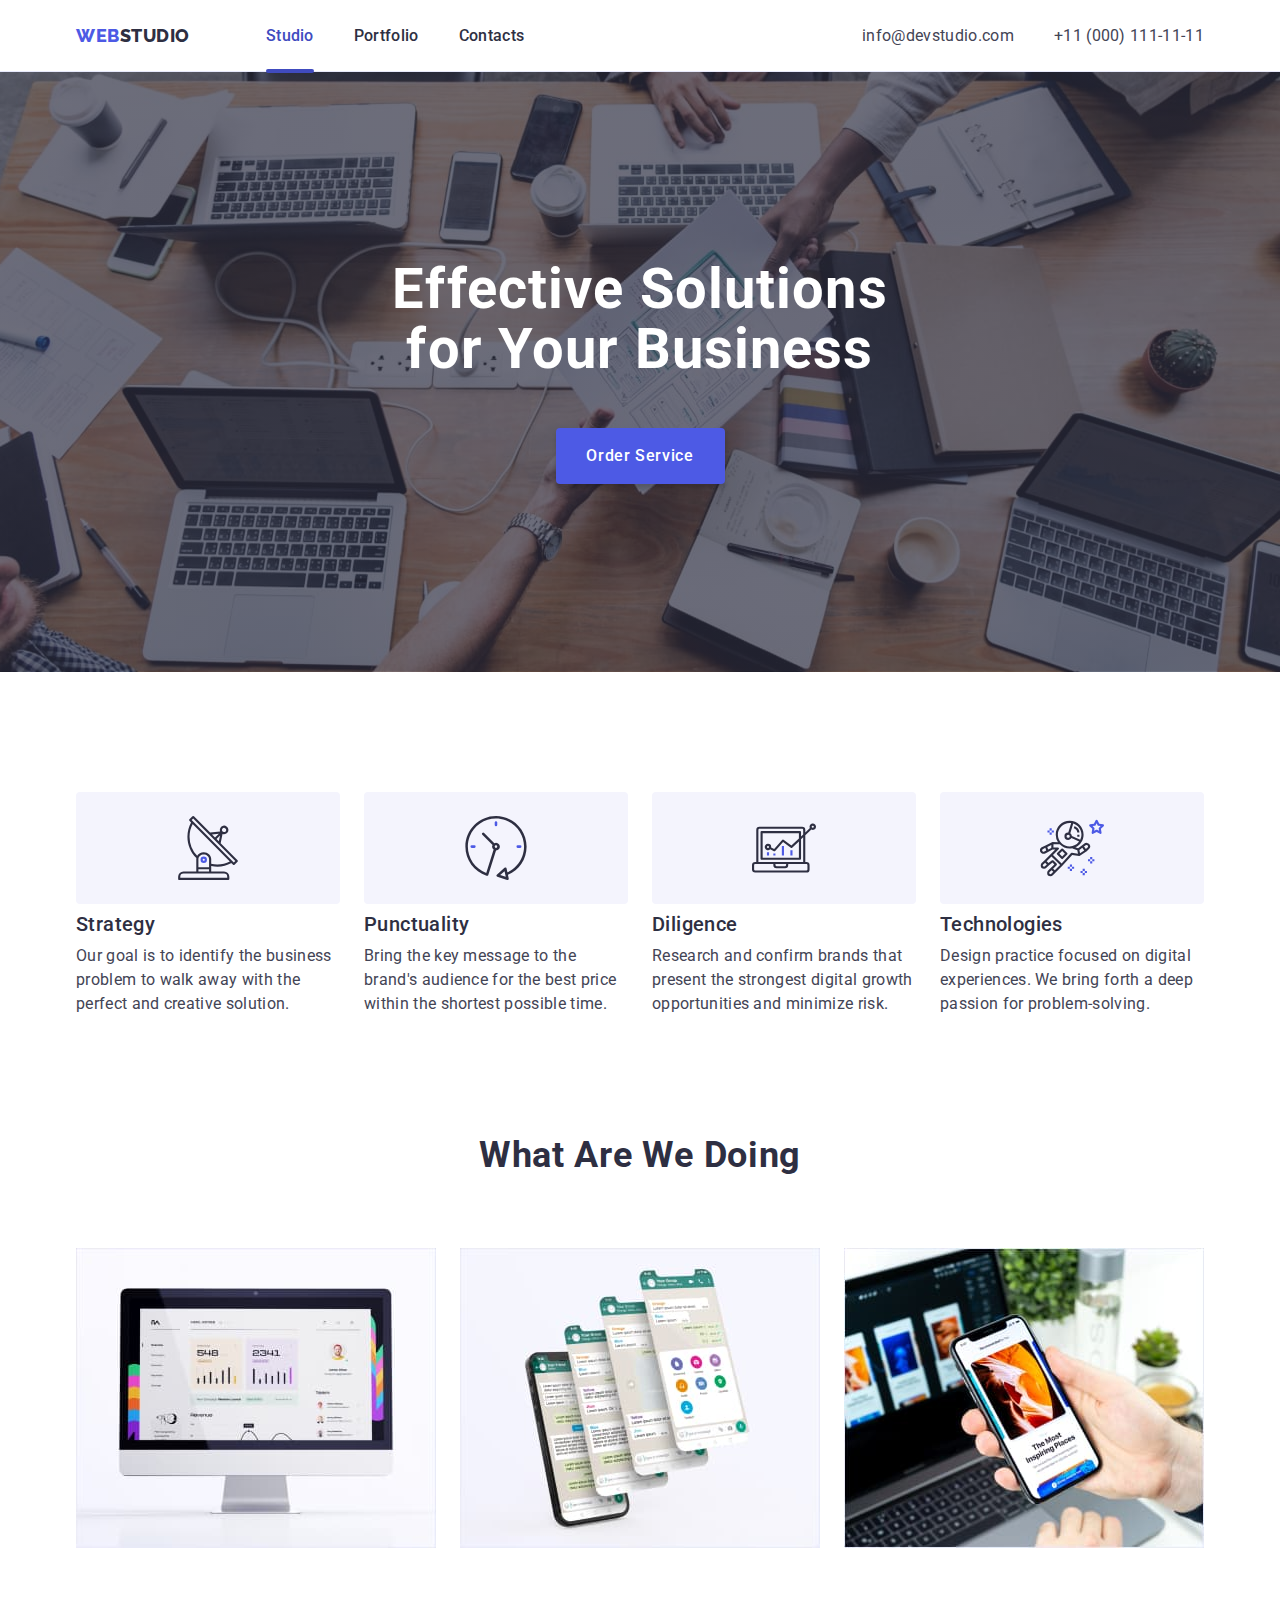
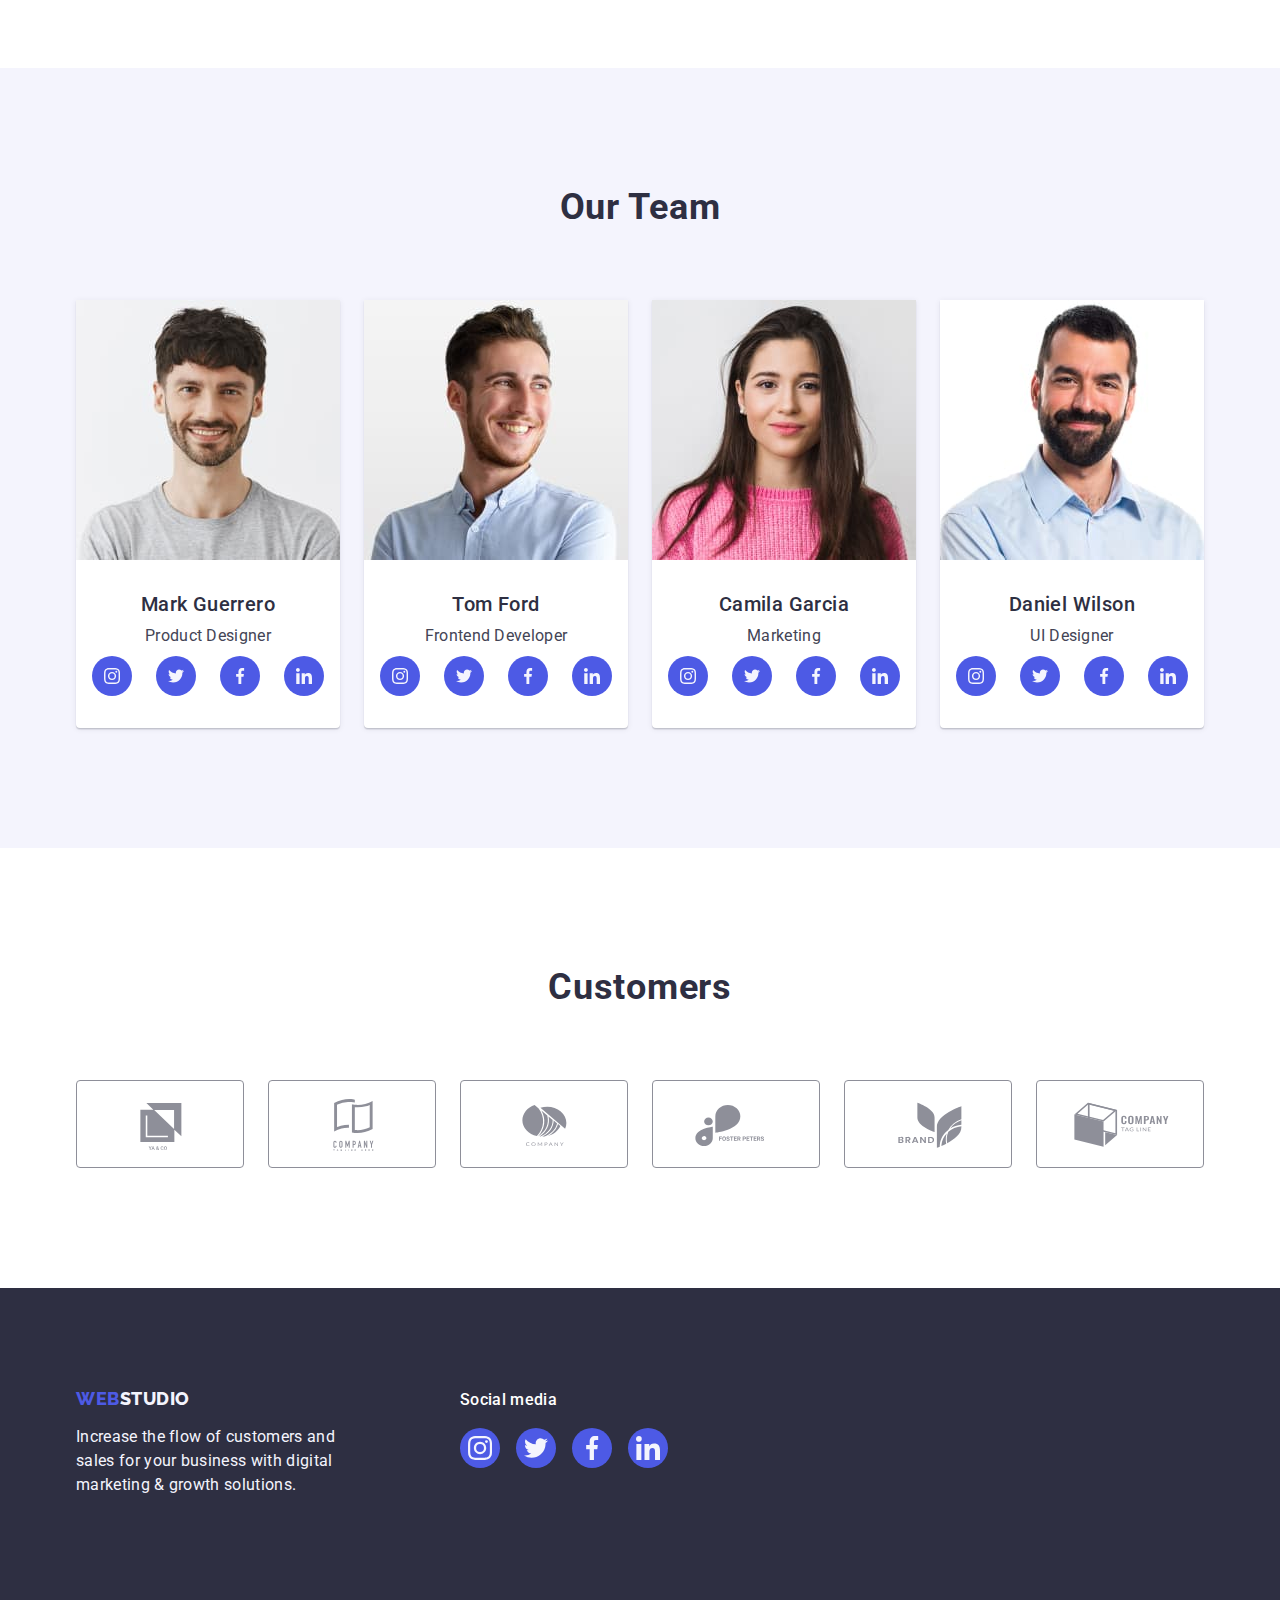
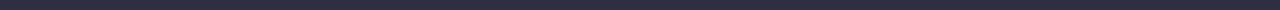
<file: index.html>
<!DOCTYPE html>
<html lang="en">
  <head>
    <meta charset="UTF-8" />
    <meta http-equiv="X-UA-Compatible" content="IE=edge" />
    <meta name="viewport" content="width=device-width, initial-scale=1.0" />
    <link rel="preconnect" href="https://fonts.googleapis.com" />
    <link rel="preconnect" href="https://fonts.gstatic.com" crossorigin />
    <link
      href="https://fonts.googleapis.com/css2?family=Raleway:wght@800&family=Roboto:wght@400;500;700;900&display=swap"
      rel="stylesheet"
    />
    <link
      rel="stylesheet"
      href="https://github.com/sindresorhus/modern-normalize/blob/main/modern-normalize.min.css"
    />
    <link rel="stylesheet" href="css/styles.css" />

    <title>Студія</title>
  </head>

  <body>
    <header class="header-section">
      <div class="header-flex container">
        <nav class="navigation">
          <a href="./index.html" class="logo-nav link"
            >Web<span class="logo-web">Studio</span></a
          >
          <ul class="site-nav list">
            <li>
              <a href="./index.html" class="current-page site-nav-item link"
                >Studio</a
              >
            </li>
            <li>
              <a href="./portfolio.html" class="site-nav-item link"
                >Portfolio</a
              >
            </li>
            <li><a href="" class="site-nav-item link">Contacts</a></li>
          </ul>
        </nav>
        <address class="contacts">
          <ul class="list">
            <li>
              <a href="mailto:info@devstudio.com" class="contacts-item link"
                >info@devstudio.com</a
              >
            </li>
            <li>
              <a href="tel:+110001111111" class="contacts-item link"
                >+11 (000) 111-11-11</a
              >
            </li>
          </ul>
        </address>
      </div>
    </header>
    <main>
      <section class="hero">
        <div class="container">
          <!-- герой -->

          <h1 class="hero-heading">Effective Solutions for Your Business</h1>
          <button type="button" class="order-button" data-modal-open>
            Order Service
          </button>
        </div>
      </section>
      <section class="about">
        <div class="container">
          <h2 class="visually-hidden">About us</h2>
          <ul class="about-list list">
            <li class="about-item">
              <div class="about-icon-flex">
                <svg class="about-icon" width="64" height="64">
                  <use href="./images/icons.svg#icon-antenna-1"></use>
                </svg>
              </div>
              <h3 class="about-list-title">Strategy</h3>
              <p class="about-list-item">
                Our goal is to identify the business problem to walk away with
                the perfect and creative solution.
              </p>
            </li>
            <li class="about-item">
              <div class="about-icon-flex">
                <svg class="about-icon" width="64" height="64">
                  <use href="./images/icons.svg#icon-clock-1"></use>
                </svg>
              </div>
              <h3 class="about-list-title">Punctuality</h3>
              <p class="about-list-item">
                Bring the key message to the brand's audience for the best price
                within the shortest possible time.
              </p>
            </li>
            <li class="about-item">
              <div class="about-icon-flex">
                <svg class="about-icon" width="64" height="64">
                  <use href="./images/icons.svg#icon-diagram-1"></use>
                </svg>
              </div>
              <h3 class="about-list-title">Diligence</h3>
              <p class="about-list-item">
                Research and confirm brands that present the strongest digital
                growth opportunities and minimize risk.
              </p>
            </li>
            <li class="about-item">
              <div class="about-icon-flex">
                <svg class="about-icon" width="64" height="64">
                  <use href="./images/icons.svg#icon-astronaut-1"></use>
                </svg>
              </div>
              <h3 class="about-list-title">Technologies</h3>
              <p class="about-list-item">
                Design practice focused on digital experiences. We bring forth a
                deep passion for problem-solving.
              </p>
            </li>
          </ul>
        </div>
      </section>
      <section class="doing">
        <div class="container">
          <h2 class="doing-title">What are we doing</h2>
          <ul class="doing-list list">
            <li class="doing-list-item">
              <img
                src="./images/img-1.jpg"
                alt="What Are We Doing"
                width="360"
              />
            </li>
            <li class="doing-list-item">
              <img
                src="./images/img-2.jpg"
                alt="What Are We Doing"
                width="360"
              />
            </li>
            <li class="doing-list-item">
              <img
                src="./images/img-3.jpg"
                alt="What Are We Doing"
                width="360"
              />
            </li>
          </ul>
        </div>
      </section>
      <section class="team">
        <div class="container">
          <h2 class="team-title">Our Team</h2>
          <ul class="team-items list">
            <li class="team-list">
              <img src="./images/img-4.jpg" alt="photo" width="264" />
              <div class="team-discribtion">
                <h3 class="team-list-title">Mark Guerrero</h3>
                <p class="team-list-item">Product Designer</p>
                <ul class="social-list list">
                  <li class="social-list-item">
                    <a href="" target="_blank" class="social-link list"
                      ><svg class="social-icon" width="16" height="16">
                        <use
                          href="./images/icons.svg#icon-instagram"
                        ></use></svg
                    ></a>
                  </li>
                  <li class="social-list-item">
                    <a href="" target="_blank" class="social-link list"
                      ><svg class="social-icon" width="16" height="16">
                        <use href="./images/icons.svg#icon-twitter"></use></svg
                    ></a>
                  </li>
                  <li class="social-list-item">
                    <a href="" target="_blank" class="social-link list"
                      ><svg class="social-icon" width="16" height="16">
                        <use href="./images/icons.svg#icon-facebook"></use></svg
                    ></a>
                  </li>
                  <li class="social-list-item">
                    <a href="" target="_blank" class="social-link list"
                      ><svg class="social-icon" width="16" height="16">
                        <use href="./images/icons.svg#icon-linkedin"></use></svg
                    ></a>
                  </li>
                </ul>
              </div>
            </li>
            <li class="team-list">
              <img src="./images/img-6.jpg" alt="photo" width="264" />
              <div class="team-discribtion">
                <h3 class="team-list-title">Tom Ford</h3>
                <p class="team-list-item">Frontend Developer</p>
                <ul class="social-list list">
                  <li class="social-list-item">
                    <a href="" target="_blank" class="social-link list"
                      ><svg class="social-icon" width="16" height="16">
                        <use
                          href="./images/icons.svg#icon-instagram"
                        ></use></svg
                    ></a>
                  </li>
                  <li class="social-list-item">
                    <a href="" target="_blank" class="social-link list"
                      ><svg class="social-icon" width="16" height="16">
                        <use href="./images/icons.svg#icon-twitter"></use></svg
                    ></a>
                  </li>
                  <li class="social-list-item">
                    <a href="" target="_blank" class="social-link list"
                      ><svg class="social-icon" width="16" height="16">
                        <use href="./images/icons.svg#icon-facebook"></use></svg
                    ></a>
                  </li>
                  <li class="social-list-item">
                    <a href="" target="_blank" class="social-link list"
                      ><svg class="social-icon" width="16" height="16">
                        <use href="./images/icons.svg#icon-linkedin"></use></svg
                    ></a>
                  </li>
                </ul>
              </div>
            </li>
            <li class="team-list">
              <img src="./images/img-5.jpg" alt="photo" width="264" />
              <div class="team-discribtion">
                <h3 class="team-list-title">Camila Garcia</h3>
                <p class="team-list-item">Marketing</p>
                <ul class="social-list list">
                  <li class="social-list-item">
                    <a href="" target="_blank" class="social-link list"
                      ><svg class="social-icon" width="16" height="16">
                        <use
                          href="./images/icons.svg#icon-instagram"
                        ></use></svg
                    ></a>
                  </li>
                  <li class="social-list-item">
                    <a href="" target="_blank" class="social-link list"
                      ><svg class="social-icon" width="16" height="16">
                        <use href="./images/icons.svg#icon-twitter"></use></svg
                    ></a>
                  </li>
                  <li class="social-list-item">
                    <a href="" target="_blank" class="social-link list"
                      ><svg class="social-icon" width="16" height="16">
                        <use href="./images/icons.svg#icon-facebook"></use></svg
                    ></a>
                  </li>
                  <li class="social-list-item">
                    <a href="" target="_blank" class="social-link list"
                      ><svg class="social-icon" width="16" height="16">
                        <use href="./images/icons.svg#icon-linkedin"></use></svg
                    ></a>
                  </li>
                </ul>
              </div>
            </li>
            <li class="team-list">
              <img src="./images/img-7.jpg" alt="photo" width="264" />
              <div class="team-discribtion">
                <h3 class="team-list-title">Daniel Wilson</h3>
                <p class="team-list-item">UI Designer</p>
                <ul class="social-list list">
                  <li class="social-list-item">
                    <a href="" target="_blank" class="social-link list"
                      ><svg class="social-icon" width="16" height="16">
                        <use
                          href="./images/icons.svg#icon-instagram"
                        ></use></svg
                    ></a>
                  </li>
                  <li class="social-list-item">
                    <a href="" target="_blank" class="social-link list"
                      ><svg class="social-icon" width="16" height="16">
                        <use href="./images/icons.svg#icon-twitter"></use></svg
                    ></a>
                  </li>
                  <li class="social-list-item">
                    <a href="" target="_blank" class="social-link list"
                      ><svg class="social-icon" width="16" height="16">
                        <use href="./images/icons.svg#icon-facebook"></use></svg
                    ></a>
                  </li>
                  <li class="social-list-item">
                    <a href="" target="_blank" class="social-link list"
                      ><svg class="social-icon" width="16" height="16">
                        <use href="./images/icons.svg#icon-linkedin"></use></svg
                    ></a>
                  </li>
                </ul>
              </div>
            </li>
          </ul>
        </div>
      </section>
      <!-- клієнти -->
      <section class="customers">
        <div class="container">
          <h2 class="customers-title">Customers</h2>
          <ul class="customers-list list">
            <li class="customer-icon-item">
              <a href="" class="customer-icon-link"
                ><svg class="customer-icon" width="104" height="56">
                  <use href="./images/icons.svg#icon-yaco"></use></svg
              ></a>
            </li>
            <li class="customer-icon-item">
              <a href="" class="customer-icon-link"
                ><svg class="customer-icon" width="104" height="56">
                  <use href="./images/icons.svg#icon-company"></use></svg
              ></a>
            </li>
            <li class="customer-icon-item">
              <a href="" class="customer-icon-link"
                ><svg class="customer-icon" width="104" height="56">
                  <use href="./images/icons.svg#icon-company-2"></use></svg
              ></a>
            </li>
            <li class="customer-icon-item">
              <a href="" class="customer-icon-link"
                ><svg class="customer-icon" width="104" height="56">
                  <use href="./images/icons.svg#icon-foster"></use></svg
              ></a>
            </li>
            <li class="customer-icon-item">
              <a href="" class="customer-icon-link"
                ><svg class="customer-icon" width="104" height="56">
                  <use href="./images/icons.svg#icon-brand"></use></svg
              ></a>
            </li>
            <li class="customer-icon-item">
              <a href="" class="customer-icon-link"
                ><svg class="customer-icon" width="104" height="56">
                  <use href="./images/icons.svg#icon-tagline"></use></svg
              ></a>
            </li>

            <!-- Логотип -->
          </ul>
        </div>
      </section>
    </main>
    <footer class="footer">
      <div class="footer-flex container">
        <div class="footer-container">
          <a href="./index.html" class="logo-footer link"
            >Web<span class="logo-footer-web">Studio</span></a
          >
          <p class="footer-text">
            Increase the flow of customers and sales for your business with
            digital marketing & growth solutions.
          </p>
        </div>
        <div class="social-media">
          <p class="social-media-p">Social media</p>

          <ul class="social-list-footer list">
            <li class="social-list-footer-item">
              <a href="" target="_blank" class="social-link-footer list"
                ><svg class="social-icon-footer" width="24" height="24">
                  <use href="./images/icons.svg#icon-instagram"></use></svg
              ></a>
            </li>
            <li class="social-list-footer-item">
              <a href="" target="_blank" class="social-link-footer list"
                ><svg class="social-icon-footer" width="24" height="24">
                  <use href="./images/icons.svg#icon-twitter"></use></svg
              ></a>
            </li>
            <li class="social-list-footer-item">
              <a href="" target="_blank" class="social-link-footer list"
                ><svg class="social-icon-footer" width="24" height="24">
                  <use href="./images/icons.svg#icon-facebook"></use></svg
              ></a>
            </li>
            <li class="social-list-footer-item">
              <a href="" target="_blank" class="social-link-footer list"
                ><svg class="social-icon-footer" width="24" height="24">
                  <use href="./images/icons.svg#icon-linkedin"></use></svg
              ></a>
            </li>
          </ul>
        </div>
      </div>
    </footer>

    <div class="backdrop is-hidden" data-modal="">
      <div class="modal">
        <button type="button" class="x-button" data-modal-close="">
          <svg width="8" height="8" class="x-svg">
            <use href="./images/icons.svg#icon-x-modal"></use>
          </svg>
        </button>
      </div>
    </div>
    <script src="./js/modal.js"></script>
  </body>
</html>
</file>
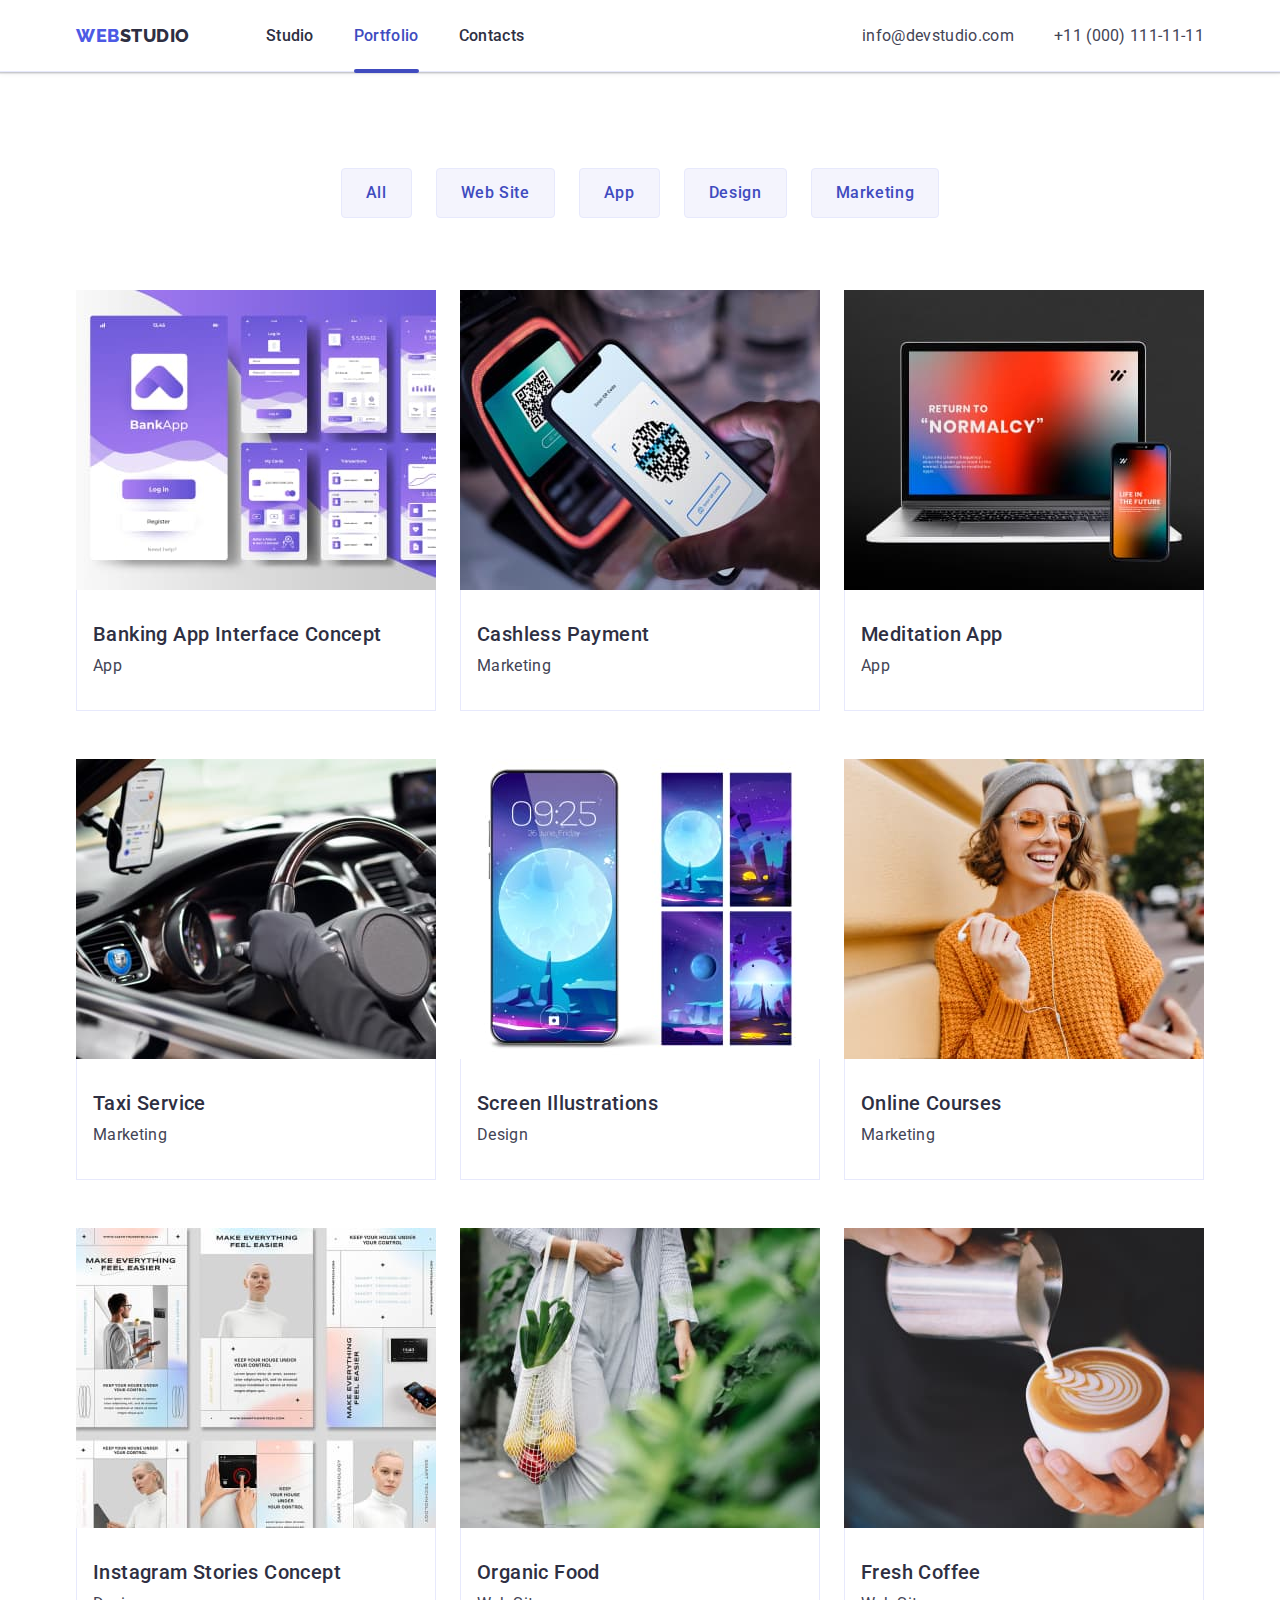
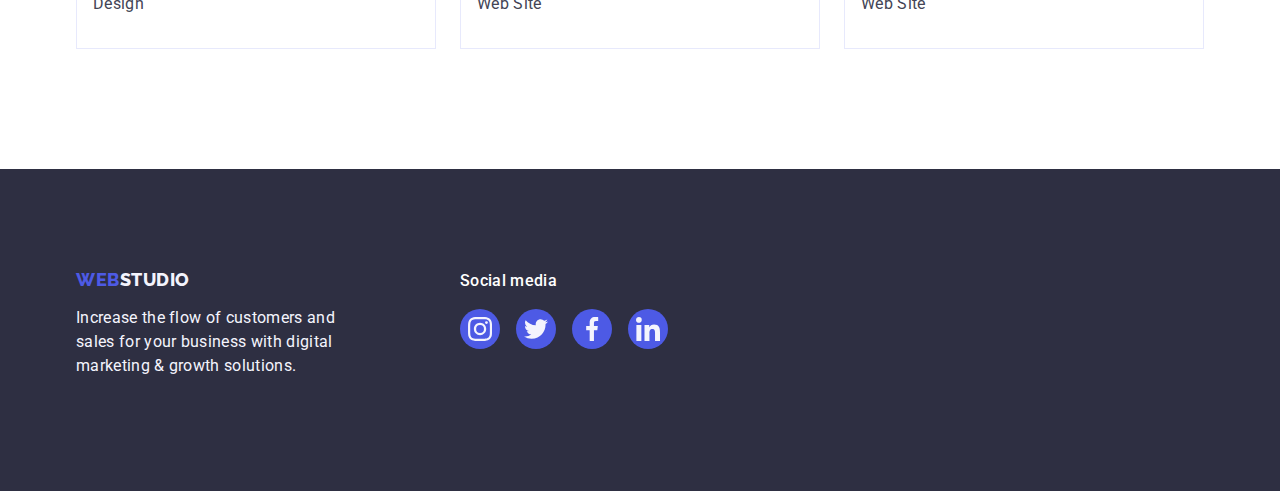
<file: portfolio.html>
<!DOCTYPE html>
<html lang="en">
  <head>
    <meta charset="UTF-8" />
    <meta http-equiv="X-UA-Compatible" content="IE=edge" />
    <meta name="viewport" content="width=device-width, initial-scale=1.0" />
    <link rel="preconnect" href="https://fonts.googleapis.com" />
    <link rel="preconnect" href="https://fonts.gstatic.com" crossorigin />
    <link
      href="https://fonts.googleapis.com/css2?family=Raleway:wght@800&family=Roboto:wght@400;500;700;900&display=swap"
      rel="stylesheet"
    />
    <link
      rel="stylesheet"
      href="https://github.com/sindresorhus/modern-normalize/blob/main/modern-normalize.min.css"
    />
    <link rel="stylesheet" href="css/styles.css" />

    <title>Portfolio</title>
  </head>
  <body>
    <header class="header-section">
      <div class="header-flex container">
        <nav class="navigation">
          <a href="./index.html" class="logo-nav link"
            >Web<span class="logo-web">Studio</span></a
          >
          <ul class="site-nav list">
            <li>
              <a href="./index.html" class="site-nav-item link">Studio</a>
            </li>
            <li>
              <a href="./portfolio.html" class="current-page site-nav-item link"
                >Portfolio</a
              >
            </li>
            <li><a href="" class="site-nav-item link">Contacts</a></li>
          </ul>
        </nav>
        <address class="contacts">
          <ul class="list">
            <li>
              <a href="mailto:info@devstudio.com" class="contacts-item link"
                >info@devstudio.com</a
              >
            </li>
            <li>
              <a href="tel:+110001111111" class="contacts-item link"
                >+11 (000) 111-11-11</a
              >
            </li>
          </ul>
        </address>
      </div>
    </header>
    <main>
      <section class="gallery">
        <div class="gallery-flex container">
          <!-- <section> -->
          <h1 class="visually-hidden">Image filter</h1>
          <ul class="image-filter-list list">
            <li><button type="button" class="button">All</button></li>
            <li><button type="button" class="button">Web Site</button></li>
            <li><button type="button" class="button">App</button></li>
            <li><button type="button" class="button">Design</button></li>
            <li><button type="button" class="button">Marketing</button></li>
          </ul>

          <ul class="gallery-list list">
            <li class="foto-flex">
              <a href="" class="app-link link">
               <div class="project-box">
                <img src="./images/portfolio-1.jpg" alt="photo" width="360" class="portfolio-img" />
                <p class="project-overlay">1 14 Stylish and User-Friendly App Design Concepts · Task Manager App · Calorie Tracker App · Exotic Fruit Ecommerce App · Cloud Storage App</p>
                </div>                
                <div class="gallery-describtion">
                  <h2 class="gallery-list-title">
                    Banking App Interface Concept
                  </h2>
                  <p class="gallery-list-item">App</p>
                </div>
              </a>
            </li>
            <li class="foto-flex">
              <a href="" class="app-link link">
               <div class="project-box">
                <img src="./images/portfolio-2.jpg" alt="photo" width="360" class="portfolio-img" />
                                <p class="project-overlay">2 14 Stylish and User-Friendly App Design Concepts · Task Manager App · Calorie Tracker App · Exotic Fruit Ecommerce App · Cloud Storage App</p>
               </div>
                <div class="gallery-describtion">
                  <h2 class="gallery-list-title">Cashless Payment</h2>
                  <p class="gallery-list-item">Marketing</p>
                </div>
              </a>
            </li>
            <li class="foto-flex">
              <a href="" class="app-link link">
               <div class="project-box">
                <img src="./images/portfolio-3.jpg" alt="photo" width="360" class="portfolio-img" />
                                <p class="project-overlay">3 14 Stylish and User-Friendly App Design Concepts · Task Manager App · Calorie Tracker App · Exotic Fruit Ecommerce App · Cloud Storage App</p>
               </div>
                <div class="gallery-describtion">
                  <h2 class="gallery-list-title">Meditation App</h2>
                  <p class="gallery-list-item">App</p>
                </div>
              </a>
            </li>
            <li class="foto-flex">
              <a href="" class="app-link link">
               <div class="project-box">
                <img src="./images/portfolio-4.jpg" alt="photo" width="360" />
                                <p class="project-overlay">14 Stylish and User-Friendly App Design Concepts · Task Manager App · Calorie Tracker App · Exotic Fruit Ecommerce App · Cloud Storage App</p>
               </div>
                <div class="gallery-describtion">
                  <h2 class="gallery-list-title">Taxi Service</h2>
                  <p class="gallery-list-item">Marketing</p>
                </div>
              </a>
            </li>
            <li class="foto-flex">
              <a href="" class="app-link link">
               <div class="project-box">
                <img src="./images/portfolio-5.jpg" alt="photo" width="360" />
                 <p class="project-overlay">14 Stylish and User-Friendly App Design Concepts · Task Manager App · Calorie Tracker App · Exotic Fruit Ecommerce App · Cloud Storage App</p>
               </div>
                <div class="gallery-describtion">
                  <h2 class="gallery-list-title">Screen Illustrations</h2>
                  <p class="gallery-list-item">Design</p>
                </div>
              </a>
            </li>
            <li class="foto-flex">
              <a href="" class="app-link link">
               <div class="project-box">
                <img src="./images/portfolio-6.jpg" alt="photo" width="360" />
                 <p class="project-overlay">14 Stylish and User-Friendly App Design Concepts · Task Manager App · Calorie Tracker App · Exotic Fruit Ecommerce App · Cloud Storage App</p>
               </div>
                <div class="gallery-describtion">
                  <h2 class="gallery-list-title">Online Courses</h2>
                  <p class="gallery-list-item">Marketing</p>
                </div>
              </a>
            </li>
            <li class="foto-flex">
              <a href="" class="app-link link">
               <div class="project-box">
                <img src="./images/portfolio-7.jpg" alt="photo" width="360" />
                 <p class="project-overlay">14 Stylish and User-Friendly App Design Concepts · Task Manager App · Calorie Tracker App · Exotic Fruit Ecommerce App · Cloud Storage App</p>
               </div>
                <div class="gallery-describtion">
                  <h2 class="gallery-list-title">Instagram Stories Concept</h2>
                  <p class="gallery-list-item">Design</p>
                </div>
              </a>
            </li>
            <li class="foto-flex">
              <a href="" class="app-link link">
               <div class="project-box">
                <img src="./images/portfolio-8.jpg" alt="photo" width="360" />
                 <p class="project-overlay">14 Stylish and User-Friendly App Design Concepts · Task Manager App · Calorie Tracker App · Exotic Fruit Ecommerce App · Cloud Storage App</p>
               </div>
                <div class="gallery-describtion">
                  <h2 class="gallery-list-title">Organic Food</h2>
                  <p class="gallery-list-item">Web Site</p>
                </div>
              </a>
            </li>
            <li class="foto-flex">
              <a href="" class="app-link link">
               <div class="project-box">
                <img src="./images/portfolio-9.jpg" alt="photo" width="360" />
                 <p class="project-overlay">14 Stylish and User-Friendly App Design Concepts · Task Manager App · Calorie Tracker App · Exotic Fruit Ecommerce App · Cloud Storage App</p>
               </div>
                <div class="gallery-describtion">
                  <h2 class="gallery-list-title">Fresh Coffee</h2>
                  <p class="gallery-list-item">Web Site</p>
                </div>
              </a>
            </li>
          </ul>
        </div>
      </section>
      <!-- </section> -->
    </main>
    <footer class="footer">
      <div class="footer-flex container">
        <div class="footer-container">
          <a href="./index.html" class="logo-footer link"
            >Web<span class="logo-footer-web">Studio</span></a
          >
          <p class="footer-text">
            Increase the flow of customers and sales for your business with
            digital marketing & growth solutions.
          </p>
        </div>
         <div class="social-media">
          <p class="social-media-p">Social media</p>

          <ul class="social-list-footer list">
            <li class="social-list-footer-item">
              <a href="" target="_blank" class="social-link-footer list"
                ><svg class="social-icon-footer" width="24" height="24">
                  <use href="./images/icons.svg#icon-instagram"></use></svg
              ></a>
            </li>
            <li class="social-list-footer-item">
              <a href="" target="_blank" class="social-link-footer list"
                ><svg class="social-icon-footer" width="24" height="24">
                  <use href="./images/icons.svg#icon-twitter"></use></svg
              ></a>
            </li>
            <li class="social-list-footer-item">
              <a href="" target="_blank" class="social-link-footer list"
                ><svg class="social-icon-footer" width="24" height="24">
                  <use href="./images/icons.svg#icon-facebook"></use></svg
              ></a>
            </li>
            <li class="social-list-footer-item">
              <a href="" target="_blank" class="social-link-footer list"
                ><svg class="social-icon-footer" width="24" height="24">
                  <use href="./images/icons.svg#icon-linkedin"></use></svg
              ></a>
            </li>
          </ul>
        </div>
      </div>
    </footer>
</html>
</file>
<file: css/styles.css>
:root {
  --heading-text-color: #2e2f42;
  --primary-text-color: #434455;
  --accent-color: #404bbf;
}
html {
  box-sizing: border-box;
}
*,
*::before,
*::after {
  box-sizing: inherit;
}
h1,
h2,
.link {
  text-decoration: none;
}
ul {
  padding-left: 0;
}

h1,
h2,
h3,
h4,
h5,
h6,
p,
ul {
  margin: 0;
}
img {
  display: block;
}

.link:hover,
.link:focus {
  color: var(--accent-color);
}
.list {
  list-style: none;
}
body {
  margin: 0;
  color: var(--primary-text-color);
  background-color: #fff;
  font-family: 'Roboto', sans-serif;
}

.container {
  width: 1158px;
  margin: 0 auto;
  padding: 0 15px;
}
.header-section {
  /* padding: 0 15px; */
  margin-bottom: auto;
  height: 72px;
  align-items: center;
  border-bottom: 1px solid #e7e9fc;
  box-shadow: 0px 2px 1px rgba(46, 47, 66, 0.08),
    0px 1px 1px rgba(46, 47, 66, 0.16), 0px 1px 6px rgba(46, 47, 66, 0.08);
}

.header-flex {
  display: flex;
  padding: 0 15px;
  margin: 0 auto;
  align-items: center;
}
/* Логотип */
.logo-nav.link {
  justify-self: center;
}
.logo-nav {
  margin-right: 76px;
  font-family: 'Raleway', sans-serif;
  font-weight: 800;
  font-size: 18px;
  line-height: 1.17;
  letter-spacing: 0.03em;
  text-transform: uppercase;
  color: #4d5ae5;
}
.logo-web {
  color: var(--heading-text-color);
  margin-bottom: 18px;
}
.logo-nav .link {
  justify-self: center;
}
.navigation {
  display: flex;
  align-items: center;
}
.site-nav {
  display: flex;
  gap: 40px;
}
.site-nav-item {
  display: block;
  font-style: normal;
  font-weight: 500;
  font-size: 16px;
  line-height: 1.5;
  letter-spacing: 0.02em;
  color: var(--heading-text-color);
  padding: 24px 0;
}
.current-page {
  position: relative;
  color: #404bbf;
  transition: color 250ms cubic-bezier(0.4, 0, 0.2, 1);
}
.current-page::after {
  content: '';
  position: absolute;
  bottom: -1px;
  background-color: #404bbf;
  height: 4px;
  border-radius: 2px;
  display: block;
  width: 100%;
}
.contacts {
  margin-left: auto;
}
.contacts .list {
  display: flex;
  min-width: 340px;
  gap: 40px;
  font-style: normal;
}
.contacts-item {
  font-style: normal;
  font-weight: 400;
  font-size: 16px;
  line-height: 24px;
  letter-spacing: 0.02em;
  color: var(--primary-text-color);
  transition: color 250ms cubic-bezier(0.4, 0, 0.2, 1);
}
/* Герой */
.hero {
  padding: 188px 0;
  background-image: linear-gradient(
      to bottom,
      rgba(46, 47, 66, 0.7),
      rgba(46, 47, 66, 0.7)
    ),
    url(../images/people-office.jpg);
  background-size: cover;
  background-repeat: no-repeat;
  background-position: center;
  max-width: 1440px;
  margin: 0 auto;
  background-color: var(--heading-text-color);
}
.hero-heading {
  margin-left: auto;
  margin-right: auto;
  max-width: 496px;
  font-style: normal;
  text-align: center;
  font-weight: 700;
  font-size: 56px;
  line-height: 1.07;
  letter-spacing: 0.02em;
  color: #ffffff;
  margin-bottom: 48px;
}
.order-button {
  box-shadow: 0px 4px 4px 0px rgba(0, 0, 0, 0.15);
  display: block;
  height: 56px;
  min-width: 169px;
  margin-left: auto;
  margin-right: auto;
  cursor: pointer;
  background-color: #4d5ae5;
  font-family: 'Roboto', sans-serif;
  font-style: normal;
  font-weight: 500;
  font-size: 16px;
  line-height: 1.5;
  letter-spacing: 0.04em;
  color: #ffffff;
  box-shadow: 0px 4px 4px rgba(0, 0, 0, 0.15);
  border-radius: 4px;
  transition: background-color 250ms cubic-bezier(0.4, 0, 0.2, 1);
  border: none;
}
.order-button:hover,
.order-button:focus {
  background-color: #404bbf;
}

.backdrop {
  position: fixed;
  top: 0;
  left: 0;
  /* width: 408px;
  min-height: 584px; */
  height: 100%;
  width: 100%;
  background-color: rgba(46, 47, 66, 0.4);
  transition: opacity 250ms cubic-bezier(0.4, 0, 0.2, 1),
    visibility 250ms cubic-bezier(0.4, 0, 0.2, 1);
}
.modal {
  position: absolute;
  transform: translate(-50%, -50%) scale(1);
  top: 50%;
  left: 50%;
  width: 408px;
  min-height: 584px;
  /* height: 100%;
  width: 100%; */
  background: #fcfcfc;
  box-shadow: 0px 1px 1px rgba(0, 0, 0, 0.14), 0px 1px 3px rgba(0, 0, 0, 0.12),
    0px 2px 1px rgba(0, 0, 0, 0.2);
  transition: transform 250ms cubic-bezier(0.4, 0, 0.2, 1);
  border-radius: 4px;
}
.is-hidden {
  visibility: hidden;
  opacity: 0;
  pointer-events: none;
}
.x-button {
  display: flex;
  align-items: center;
  justify-content: center;
  position: absolute;
  width: 24px;
  height: 24px;
  top: 24px;
  right: 24px;
  /* align-items: center;
  justify-content: center; */
  border-radius: 50%;
  background: #e7e9fc;
  border: 1px solid rgba(0, 0, 0, 0.1);
  cursor: pointer;
  padding: 0;
  transition: background-color 250ms cubic-bezier(0.4, 0, 0.2, 1),
    border 250ms cubic-bezier(0.4, 0, 0.2, 1);
}
.x-button:hover,
.x-button:focus {
  border: none;
  fill: #ffffff;
  background-color: #404bbf;
}
.x-svg {
  transition: fill 250ms cubic-bezier(0.4, 0, 0.2, 1);
}

/* ПРО */
.about {
  padding: 120px 0px;
}

.visually-hidden {
  position: absolute;
  width: 1px;
  height: 1px;
  margin: -1px;
  border: 0;
  padding: 0;
  white-space: nowrap;
  clip-path: inset(100%);
  clip: rect(0 0 0 0);
  overflow: hidden;
}
.about-list {
  padding-left: 0;
  padding-right: 0;
  display: flex;
  gap: 24px;
}
.about-item {
  width: calc((100% - 72px) / 4);
}
.about-icon-flex {
  display: flex;
  justify-content: center;
  align-items: center;
  width: 264px;
  height: 112px;
  border-radius: 4px;
  background: rgba(244, 244, 253, 1);
  margin-bottom: 8px;
}
.about-icon {
  fill: rgba(46, 47, 66, 1);
}
.about-list-title {
  font-style: normal;
  font-weight: 500;
  font-size: 20px;
  line-height: 1.2;
  letter-spacing: 0.02em;
  color: var(--heading-text-color);
  margin-bottom: 8px;
}
.about-list-item {
  font-style: normal;
  font-weight: 400;
  font-size: 16px;
  line-height: 1.5;
  letter-spacing: 0.02em;
  color: var(--primary-text-color);
}
/* шо ми робимо */
.doing {
  padding-bottom: 120px;
}
.doing > .container {
  flex-direction: column;
}
.doing-title {
  margin-bottom: 72px;
  font-style: normal;
  text-align: center;
  font-weight: 700;
  font-size: 36px;
  line-height: 1.11;
  letter-spacing: 0.02em;
  text-transform: capitalize;
  color: var(--heading-text-color);
}
.doing-list {
  display: flex;
  margin-top: 72px;
  padding-left: 0;
  padding-right: 0;
  display: flex;
  gap: 24px;
  justify-content: space-around;
}
.doing-list-item {
  flex-basis: calc((100% - 3 * 16px) / 3);
}

/* Команда */
.team {
  padding: 120px 0;
  background: #f4f4fd;
}

.team-title,
.customers-title {
  margin-bottom: 72px;
  font-style: normal;
  text-align: center;
  font-weight: 700;
  font-size: 36px;
  line-height: 1.11;
  letter-spacing: 0.02em;
  text-transform: capitalize;
  color: var(--heading-text-color);
}
.team-items {
  margin-top: 72px;
  display: flex;
  gap: 24px;
  padding-left: 0;
  padding-right: 0;
  justify-content: space-around;
}
.team-list-title {
  margin-bottom: 8px;
  text-align: center;
  font-style: normal;
  font-weight: 500;
  font-size: 20px;
  line-height: 1.2;
  letter-spacing: 0.02em;
  color: var(--heading-text-color);
}
.team-list {
  width: calc((100% - 72px) / 4);
  border-radius: 0px 0px 4px 4px;
  background-color: #fff;
  box-shadow: 0px 2px 1px 0px rgba(46, 47, 66, 0.08),
    0px 1px 1px 0px rgba(46, 47, 66, 0.16),
    0px 1px 6px 0px rgba(46, 47, 66, 0.08);
}
.team-discribtion {
  padding: 32px 0;
}
.team-list-item {
  text-align: center;
  font-style: normal;
  font-weight: 400;
  font-size: 16px;
  line-height: 1.5;
  letter-spacing: 0.02em;
  color: var(--primary-text-color);
  margin-bottom: 8px;
}
/* клієнти */
.customers {
  padding: 120px 0;
}
/* соцальні іконки */
.social-list {
  display: flex;
  gap: 24px;
  justify-content: center;
}
.social-list-item {
  width: 40px;
  height: 40px;
}
.social-link {
  width: 100%;
  height: 100%;
  background-color: #4d5ae5;
  border-radius: 50%;
  display: flex;
  align-items: center;
  justify-content: center;
  transition: background-color 250ms cubic-bezier(0.4, 0, 0.2, 1);
}
.social-icon {
  fill: #f4f4fd;
}

.social-link:hover,
.social-link:focus {
  background-color: #404bbf;
}

/* клієнти іконки */
.customers-list {
  display: flex;
  gap: 24px;
}

.customer-icon-item {
  height: 88px;
  width: calc((100% - 120px) / 6);
  color: currentColor;
}
.customer-icon {
  fill: currentColor;
}
.customer-icon-link {
  width: 100%;
  height: 100%;
  border: 1px solid #8e8f99;
  border-radius: 4px;
  display: flex;
  align-items: center;
  justify-content: center;
  fill: #8e8f99;
  transition: border-color 250ms cubic-bezier(0.4, 0, 0.2, 1),
    color 250ms cubic-bezier(0.4, 0, 0.2, 1);
  color: #8e8f99;
}

.customer-icon-link:hover,
.customer-icon-link:focus {
  border-color: var(--accent-color);
  fill: var(--accent-color);
  color: #404bbf;
}

/* Підвал */
.footer {
  padding: 100px 0;
  height: 322px;
  font-style: normal;
  font-weight: 400;
  font-size: 16px;
  line-height: 1.5;
  letter-spacing: 0.02em;
  color: #f4f4fd;
  background-color: var(--heading-text-color);
}
.footer-flex {
  display: flex;
  align-items: baseline;
}
.footer-container {
  margin-right: 120px;
}
.logo-footer {
  font-family: 'Raleway', sans-serif;
  font-style: normal;
  font-weight: 800;
  font-size: 18px;
  line-height: 1.17;
  letter-spacing: 0.03em;
  text-transform: uppercase;
  color: #4d5ae5;
  margin-bottom: 16px;
  display: inline-block;
}
.logo-footer-web {
  color: #f4f4fd;
}
.footer-text {
  max-width: 264px;
}

.social-list-footer {
  display: flex;
  gap: 16px;
}
.social-list-footer-item {
  width: 40px;
  height: 40px;
}
.social-link-footer {
  width: 100%;
  height: 100%;
  background-color: #4d5ae5;
  border-radius: 50%;
  display: flex;
  align-items: center;
  justify-content: center;
  transition: background-color 250ms cubic-bezier(0.4, 0, 0.2, 1);
}
.social-icon-footer {
  fill: #f4f4fd;
}
.social-link-footer:hover,
.social-link-footer:focus {
  background-color: rgba(49, 208, 170, 1);
}
.social-media-p {
  font-family: 'Roboto';
  font-style: normal;
  font-weight: 500;
  font-size: 16px;
  line-height: 1.5;
  letter-spacing: 0.02em;
  color: #ffffff;
  margin-bottom: 16px;
}
/* Portfolio */

.image-filter-list {
  margin-bottom: 72px;
  display: flex;
  gap: 24px;
  padding-left: 0;
  justify-content: center;
}
.button {
  border: 1px solid #e7e9fc;
  padding: 12px 24px;
  font-family: 'Roboto', sans-serif;
  font-style: normal;
  font-weight: 500;
  font-size: 16px;
  line-height: 1.5;
  letter-spacing: 0.04em;
  color: var(--accent-color);
  background-color: #f4f4fd;
  border-radius: 4px;
  transition: color 250ms cubic-bezier(0.4, 0, 0.2, 1),
    background-color 250ms cubic-bezier(0.4, 0, 0.2, 1),
    border-color 250ms cubic-bezier(0.4, 0, 0.2, 1),
    box-shadow 250ms cubic-bezier(0.4, 0, 0.2, 1);
}
.button:hover,
.button:focus {
  border: 1px solid transparent;
  background-color: var(--accent-color);
  color: #fff;
  cursor: pointer;
  box-shadow: 0px 2px 2px 0px rgba(0, 0, 0, 0.12),
    0px 2px 1px 0px rgba(0, 0, 0, 0.08), 0px 3px 1px 0px rgba(0, 0, 0, 0.1);
}
.gallery {
  padding: 96px 0 120px;
}

.gallery-list {
  display: flex;
  gap: 24px;
  flex-wrap: wrap;
  column-gap: 24px;
  row-gap: 48px;
}
.foto-flex {
  width: calc((100% - 48px) / 3);
}

.gallery-list-title {
  margin-bottom: 8px;
  font-style: normal;
  font-weight: 500;
  font-size: 20px;
  line-height: 1.2;
  letter-spacing: 0.02em;
  color: var(--heading-text-color);
}
.gallery-list-item {
  margin-top: 8px;
  font-style: normal;
  font-weight: 400;
  font-size: 16px;
  line-height: 1.5;
  letter-spacing: 0.02em;
  color: var(--primary-text-color);
}
.gallery-describtion {
  padding: 32px 16px;
  border: 1px solid rgba(231, 233, 252, 1);
  border-top: none;
}

.project-box {
  position: relative;
  overflow: hidden;
}
.app-link {
  display: block;
  transition: box-shadow 250ms cubic-bezier(0.4, 0, 0.2, 1);
}
.app-link:hover,
.app-link:focus {
  box-shadow: 0px 2px 1px 0px rgba(46, 47, 66, 0.08),
    0px 1px 1px 0px rgba(46, 47, 66, 0.16),
    0px 1px 6px 0px rgba(46, 47, 66, 0.08);
}
.foto-flex:hover,
.foto-flex:focus {
  background: linear-gradient(0deg, #f4f4fd, #f4f4fd),
    linear-gradient(0deg, #ffffff, #ffffff);
  transition: background-color 250ms cubic-bezier(0.4, 0, 0.2, 1);
  transition: box-shadow 250ms cubic-bezier(0.4, 0, 0.2, 1);
}

.app-link:hover .project-overlay,
.app-link:focus .project-overlay {
  transform: translateY(0%);
}

.project-overlay {
  position: absolute;
  height: 100%;
  width: 100%;
  top: 0;
  font-family: 'Roboto';
  font-style: normal;
  font-weight: 400;
  font-size: 16px;
  line-height: 1.5;
  letter-spacing: 0.02em;
  color: #f4f4fd;
  background-color: #4d5ae5;
  padding: 40px 32px;
  transform: translateY(100%);
  transition: transform 250ms cubic-bezier(0.4, 0, 0.2, 1);
}
</file>
